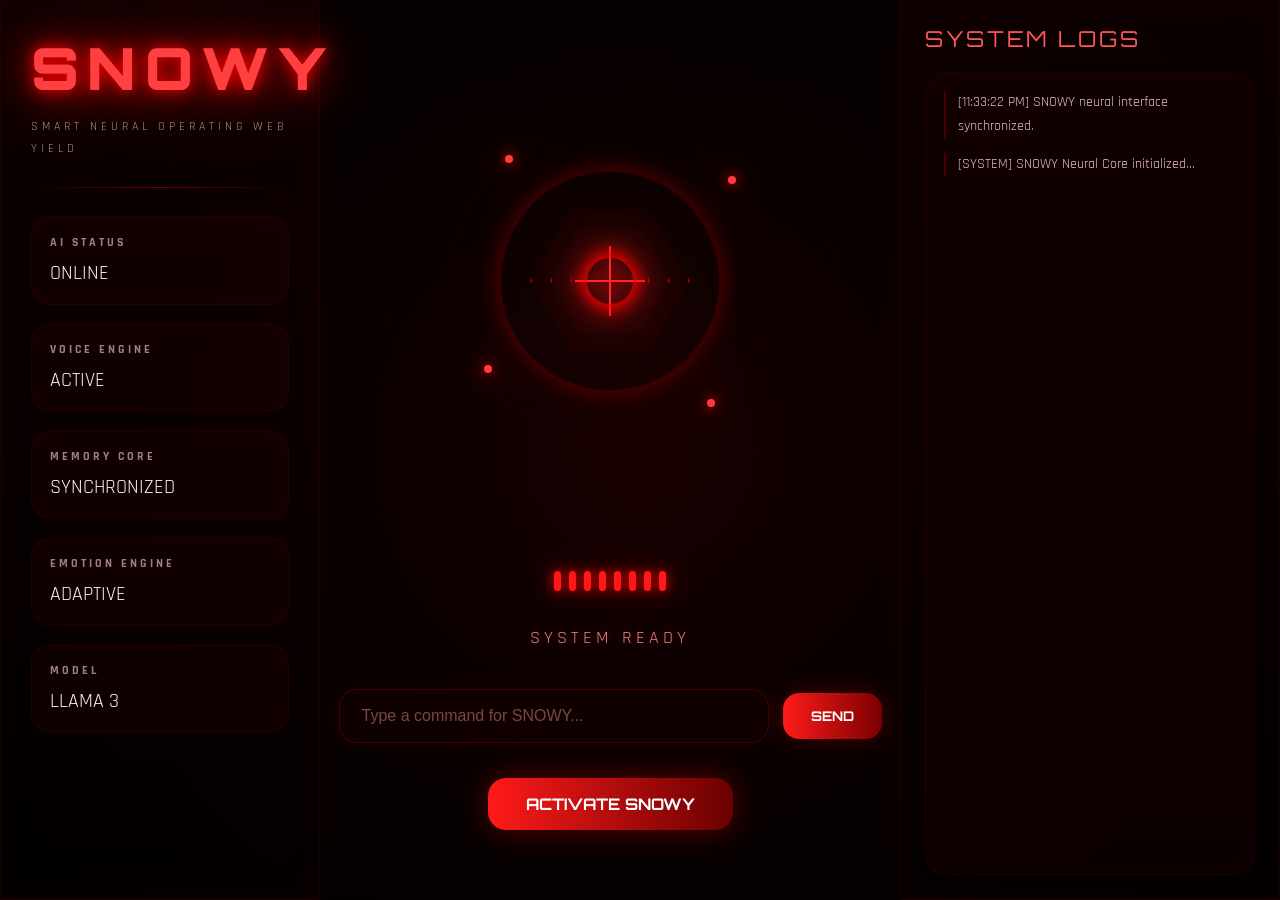
<file: Frontend/index.html>
<!DOCTYPE html>
<html lang="en">

<head>

<link rel="manifest" href="manifest.json">

<meta name="theme-color" content="#00ffff">

<meta charset="UTF-8">
<meta name="viewport" content="width=device-width, initial-scale=1.0">

<title>SNOWY Neural Core</title>

<link rel="preconnect" href="https://fonts.googleapis.com">
<link rel="preconnect" href="https://fonts.gstatic.com" crossorigin>

<link href="https://fonts.googleapis.com/css2?family=Orbitron:wght@400;600;700;900&family=Rajdhani:wght@400;500;600;700&display=swap" rel="stylesheet">

<link rel="stylesheet" href="styles.css">

</head>

<body>

<div class="dashboard">

<div class="panel left-panel">

<div class="logo">
SNOWY
</div>

<div class="subtitle">
Smart Neural Operating Web Yield
</div>

<div class="divider"></div>

<div class="system-card">
<h3>AI STATUS</h3>
<p>ONLINE</p>
</div>

<div class="system-card">
<h3>VOICE ENGINE</h3>
<p>ACTIVE</p>
</div>

<div class="system-card">
<h3>MEMORY CORE</h3>
<p>SYNCHRONIZED</p>
</div>

<div class="system-card">
<h3>EMOTION ENGINE</h3>
<p>ADAPTIVE</p>
</div>

<div class="system-card">
<h3>MODEL</h3>
<p>LLAMA 3</p>
</div>

</div>

<div class="center-panel">

<div class="hologram-core" id="core">

<div class="energy-ring energy-ring1"></div>
<div class="energy-ring energy-ring2"></div>
<div class="energy-ring energy-ring3"></div>

<div class="hex-core">

<div class="hex-layer hex1"></div>
<div class="hex-layer hex2"></div>
<div class="hex-layer hex3"></div>

<div class="neural-symbol">

<div class="symbol-line line1"></div>
<div class="symbol-line line2"></div>
<div class="symbol-line line3"></div>

</div>

</div>

<div class="particle particle1"></div>
<div class="particle particle2"></div>
<div class="particle particle3"></div>
<div class="particle particle4"></div>

</div>

<div class="wave-container">

<div class="bar"></div>
<div class="bar"></div>
<div class="bar"></div>
<div class="bar"></div>
<div class="bar"></div>
<div class="bar"></div>
<div class="bar"></div>
<div class="bar"></div>

</div>

<div class="status" id="status">
SYSTEM READY
</div>

<div class="chat-input-container">

<input
type="text"
id="chatInput"
placeholder="Type a command for SNOWY..."
autocomplete="off"
/>

<button id="sendBtn">
SEND
</button>

</div>

<button class="activate-btn" onclick="startSnowy()">
ACTIVATE SNOWY
</button>

</div>

<div class="panel right-panel">

<div class="logs-title">
SYSTEM LOGS
</div>

<div class="log-box" id="logs">

<div class="log">
[SYSTEM] SNOWY Neural Core initialized...
</div>

</div>

</div>

</div>

<script src="./config.js"></script>

<script defer src="./app.js"></script>

<script>
if ("serviceWorker" in navigator) {
    navigator.serviceWorker.register("service-worker.js");
}
</script>

</body>
</html>
</file>
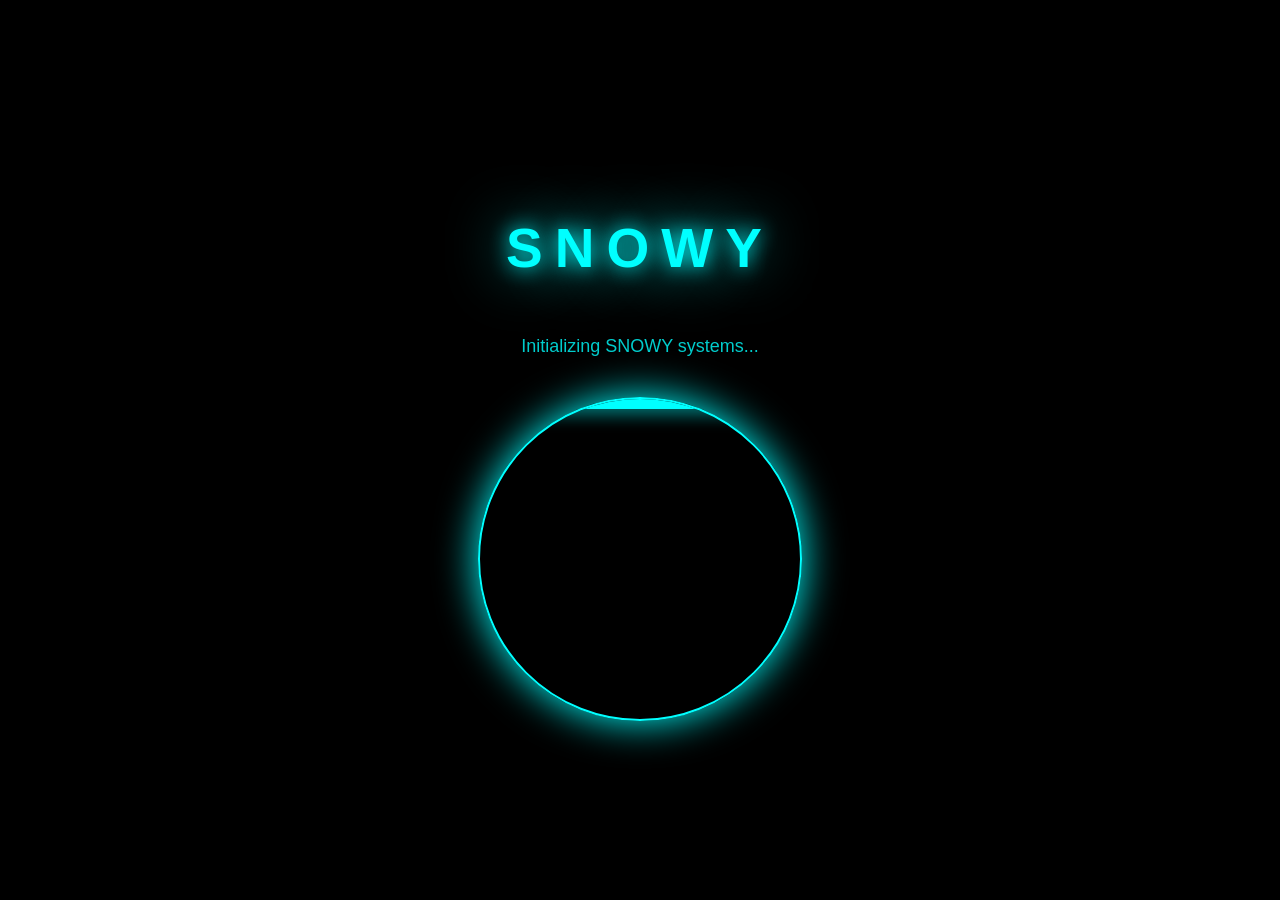
<file: Frontend/startup.html>
<!DOCTYPE html>
<html>

<head>

<title>SNOWY Initialization</title>

<style>

body{

    margin:0;
    background:black;
    color:#00ffff;

    font-family:Arial,sans-serif;

    overflow:hidden;

    display:flex;
    justify-content:center;
    align-items:center;

    height:100vh;

    flex-direction:column;

}

h1{

    font-size:55px;

    letter-spacing:12px;

    text-shadow:
    0 0 20px #00ffff,
    0 0 60px #00ffff;

}

#status{

    margin-top:20px;

    font-size:18px;

    opacity:0.8;

}

.scan{

    width:320px;
    height:320px;

    border-radius:50%;

    border:2px solid #00ffff;

    margin-top:40px;

    position:relative;

    overflow:hidden;

    box-shadow:
    0 0 40px #00ffff;

}

.scan::before{

    content:"";

    position:absolute;

    width:100%;
    height:10px;

    background:#00ffff;

    animation:scan 2s linear infinite;

    box-shadow:
    0 0 20px #00ffff;

}

@keyframes scan{

    0%{
        top:0;
    }

    100%{
        top:100%;
    }

}

.hidden{

    display:none;

}

</style>

</head>

<body>

<h1>SNOWY</h1>

<div id="status">
Initializing SNOWY systems...
</div>

<div class="scan"></div>

<script>

const statusText =
document.getElementById("status");

setTimeout(()=>{

    statusText.innerText =
    "Facial identity scan initiated...";

},3000);

setTimeout(()=>{

    statusText.innerText =
    "Voice authorization required...";

},6000);

setTimeout(()=>{

    statusText.innerText =
    "Identity confirmed.";

},9000);

setTimeout(()=>{

    window.location.href =
    "index.html";

},12000);

</script>

</body>
</html>
</file>
<file: Frontend/styles.css>
*{
    margin:0;
    padding:0;
    box-sizing:border-box;
}

body{

    background:
    radial-gradient(circle at center,
    #180000 0%,
    #090000 40%,
    #000000 100%);

    overflow:hidden;

    color:#ffd6d6;

    font-family:'Rajdhani',sans-serif;

    height:100vh;

}

/* 🌌 BACKGROUND */

body::before{

    content:"";

    position:fixed;

    width:200%;
    height:200%;

    background:
    radial-gradient(circle,
    rgba(255,0,0,0.18) 1px,
    transparent 1px);

    background-size:45px 45px;

    animation:bgMove 30s linear infinite;

    opacity:0.12;

    pointer-events:none;

}

body::after{

    content:"";

    position:fixed;

    inset:0;

    background:
    linear-gradient(
    rgba(255,0,0,0.03) 1px,
    transparent 1px);

    background-size:100% 4px;

    opacity:0.2;

    pointer-events:none;

}

@keyframes bgMove{

    from{
        transform:translate(0,0);
    }

    to{
        transform:translate(-300px,-300px);
    }

}

/* 🌐 DASHBOARD */

.dashboard{

    position:relative;

    z-index:2;

    display:grid;

    grid-template-columns:320px 1fr 380px;

    height:100vh;

}

/* 🧊 PANELS */

.panel{

    background:
    linear-gradient(
    180deg,
    rgba(20,0,0,0.55),
    rgba(5,0,0,0.35));

    border:
    1px solid rgba(255,0,0,0.08);

    backdrop-filter:blur(18px);

    box-shadow:
    inset 0 0 40px rgba(255,0,0,0.03),
    0 0 40px rgba(255,0,0,0.04);

}

/* 📡 LEFT PANEL */

.left-panel{

    padding:30px;

}

.logo{

    font-family:'Orbitron',sans-serif;

    font-size:58px;

    font-weight:900;

    letter-spacing:10px;

    color:#ff4040;

    text-shadow:
    0 0 15px #ff0000,
    0 0 45px #ff0000,
    0 0 100px rgba(255,0,0,0.45);

}

.subtitle{

    margin-top:12px;

    opacity:0.65;

    letter-spacing:4px;

    font-size:12px;

    text-transform:uppercase;

    line-height:1.8;

}

.divider{

    width:100%;

    height:1px;

    background:
    linear-gradient(
    to right,
    transparent,
    rgba(255,0,0,0.4),
    transparent);

    margin:28px 0;

}

.system-card{

    padding:18px;

    margin-bottom:18px;

    border-radius:20px;

    background:
    rgba(30,0,0,0.4);

    border:
    1px solid rgba(255,0,0,0.08);

    box-shadow:
    inset 0 0 15px rgba(255,0,0,0.04);

}

.system-card h3{

    font-size:12px;

    letter-spacing:3px;

    opacity:0.6;

    margin-bottom:10px;

}

.system-card p{

    font-size:20px;

    color:#fff0f0;

}

/* ⚡ CENTER */

.center-panel{

    position:relative;

    display:flex;

    justify-content:center;
    align-items:center;

    flex-direction:column;

    overflow:hidden;

}

/* 🔥 NEURAL REACTOR */

.hologram-core{

    position:relative;

    width:420px;
    height:420px;

    display:flex;

    justify-content:center;
    align-items:center;

}

/* 🌌 ENERGY RINGS */

.energy-ring{

    position:absolute;

    border-radius:50%;

    border:
    1px solid rgba(255,0,0,0.15);

}

.energy-ring1{

    width:220px;
    height:220px;

    animation:rotate 8s linear infinite;

    box-shadow:
    0 0 25px rgba(255,0,0,0.35);

}

.energy-ring2{

    width:320px;
    height:320px;

    border-style:dashed;

    animation:rotateReverse 16s linear infinite;

    opacity:0.7;

}

.energy-ring3{

    width:450px;
    height:450px;

    opacity:0.25;

    animation:rotate 35s linear infinite;

}

/* 🔺 HEX CORE */

.hex-core{

    position:relative;

    width:180px;
    height:180px;

    display:flex;

    justify-content:center;
    align-items:center;

}

.hex-layer{

    position:absolute;

    width:160px;
    height:160px;

    clip-path:
    polygon(
    25% 6%,
    75% 6%,
    100% 50%,
    75% 94%,
    25% 94%,
    0% 50%
    );

    border:
    2px solid rgba(255,0,0,0.55);

    background:
    rgba(255,0,0,0.03);

    box-shadow:
    0 0 25px rgba(255,0,0,0.2);

}

.hex1{

    animation:
    rotate 8s linear infinite;

}

.hex2{

    width:120px;
    height:120px;

    animation:
    rotateReverse 5s linear infinite;

}

.hex3{

    width:80px;
    height:80px;

    animation:
    rotate 3s linear infinite;

}

/* 🧠 CENTER SYMBOL */

.neural-symbol{

    position:relative;

    width:80px;
    height:80px;

    display:flex;

    justify-content:center;
    align-items:center;

}

.symbol-line{

    position:absolute;

    background:#ff2a2a;

    box-shadow:
    0 0 15px #ff0000,
    0 0 30px rgba(255,0,0,0.7);

}

.line1{

    width:70px;
    height:2px;

    animation:pulseLine 2s infinite;

}

.line2{

    width:2px;
    height:70px;

    animation:pulseLine 2s infinite;

}

.line3{

    width:50px;
    height:50px;

    border-radius:50%;

    border:
    2px solid rgba(255,0,0,0.6);

    background:none;

    animation:
    reactorPulse 3s infinite;

}

/* ✨ FLOATING PARTICLES */

.particle{

    position:absolute;

    width:8px;
    height:8px;

    border-radius:50%;

    background:#ff3a3a;

    box-shadow:
    0 0 12px #ff0000,
    0 0 30px rgba(255,0,0,0.8);

}

.particle1{

    top:20%;
    left:25%;

    animation:float1 4s infinite ease-in-out;

}

.particle2{

    top:70%;
    left:20%;

    animation:float2 5s infinite ease-in-out;

}

.particle3{

    top:25%;
    right:20%;

    animation:float3 6s infinite ease-in-out;

}

.particle4{

    bottom:20%;
    right:25%;

    animation:float1 7s infinite ease-in-out;

}

/* 🎵 AUDIO WAVE */

.wave-container{

    display:flex;

    gap:8px;

    margin-top:80px;

    z-index:5;

}

.bar{

    width:7px;

    height:20px;

    border-radius:12px;

    background:#ff1a1a;

    box-shadow:
    0 0 12px #ff0000,
    0 0 30px rgba(255,0,0,0.5);

    animation:bounce 1s infinite;

}

.bar:nth-child(2){animation-delay:0.1s;}
.bar:nth-child(3){animation-delay:0.2s;}
.bar:nth-child(4){animation-delay:0.3s;}
.bar:nth-child(5){animation-delay:0.4s;}
.bar:nth-child(6){animation-delay:0.5s;}
.bar:nth-child(7){animation-delay:0.6s;}
.bar:nth-child(8){animation-delay:0.7s;}

/* 🧠 STATUS */

.status{

    margin-top:35px;

    font-size:18px;

    letter-spacing:4px;

    opacity:0.85;

    color:#ff9f9f;

    text-shadow:
    0 0 10px rgba(255,0,0,0.5);

    min-height:28px;

}

/* 💬 INPUT */

.chat-input-container{

    margin-top:35px;

    display:flex;

    align-items:center;

    gap:14px;

    z-index:999;

}

#chatInput{

    width:430px;

    padding:17px 22px;

    border-radius:18px;

    border:
    1px solid rgba(255,0,0,0.2);

    background:
    rgba(20,0,0,0.65);

    color:#ffd6d6;

    font-size:16px;

    outline:none;

    backdrop-filter:blur(14px);

    box-shadow:
    0 0 20px rgba(255,0,0,0.08);

}

#chatInput::placeholder{

    color:#ff9a9a;

    opacity:0.45;

}

#chatInput:focus{

    border:
    1px solid rgba(255,0,0,0.55);

    box-shadow:
    0 0 30px rgba(255,0,0,0.2);

}

#sendBtn{

    padding:15px 28px;

    border:none;

    border-radius:16px;

    cursor:pointer;

    background:
    linear-gradient(
    90deg,
    #ff1a1a,
    #7a0000);

    color:#ffffff;

    font-family:'Orbitron',sans-serif;

    font-weight:700;

    transition:0.3s;

    box-shadow:
    0 0 25px rgba(255,0,0,0.25);

}

#sendBtn:hover{

    transform:translateY(-2px);

    box-shadow:
    0 0 40px rgba(255,0,0,0.55);

}

.activate-btn{

    margin-top:35px;

    padding:16px 38px;

    border:none;

    border-radius:18px;

    cursor:pointer;

    background:
    linear-gradient(
    90deg,
    #ff1a1a,
    #6a0000);

    color:#fff;

    font-family:'Orbitron',sans-serif;

    font-size:16px;

    font-weight:700;

    transition:0.4s;

    box-shadow:
    0 0 30px rgba(255,0,0,0.35);

}

.activate-btn:hover{

    transform:translateY(-3px) scale(1.03);

    box-shadow:
    0 0 60px rgba(255,0,0,0.7);

}

.right-panel{

    padding:24px;

    display:flex;

    flex-direction:column;

}

.logs-title{

    font-family:'Orbitron',sans-serif;

    font-size:22px;

    letter-spacing:3px;

    margin-bottom:20px;

    color:#ff5555;

}

.log-box{

    flex:1;

    overflow:auto;

    border-radius:22px;

    background:
    rgba(20,0,0,0.55);

    border:
    1px solid rgba(255,0,0,0.08);

    padding:18px;

    box-shadow:
    inset 0 0 25px rgba(255,0,0,0.03);

}

.log{

    margin-bottom:14px;

    font-size:14px;

    line-height:1.7;

    border-left:
    2px solid rgba(255,0,0,0.25);

    padding-left:12px;

    opacity:0.9;

}

.thinking{

    display:inline-flex;

    gap:5px;

    margin-left:8px;

}

.dot{

    width:8px;
    height:8px;

    border-radius:50%;

    background:#ff3c3c;

    animation:blink 1.2s infinite;

}

.dot:nth-child(2){
    animation-delay:0.2s;
}

.dot:nth-child(3){
    animation-delay:0.4s;
}

@keyframes rotate{

    from{
        transform:rotate(0deg);
    }

    to{
        transform:rotate(360deg);
    }

}

@keyframes rotateReverse{

    from{
        transform:rotate(360deg);
    }

    to{
        transform:rotate(0deg);
    }

}

@keyframes bounce{

    0%,100%{
        height:18px;
    }

    50%{
        height:75px;
    }

}

@keyframes blink{

    0%,100%{
        opacity:0.2;
    }

    50%{
        opacity:1;
    }

}

@keyframes reactorPulse{

    0%{
        transform:scale(1);
        opacity:0.7;
    }

    50%{
        transform:scale(1.2);
        opacity:1;
    }

    100%{
        transform:scale(1);
        opacity:0.7;
    }

}

@keyframes pulseLine{

    0%,100%{
        opacity:0.5;
    }

    50%{
        opacity:1;
    }

}

@keyframes float1{

    0%{
        transform:translateY(0px);
    }

    50%{
        transform:translateY(-18px);
    }

    100%{
        transform:translateY(0px);
    }

}

@keyframes float2{

    0%{
        transform:translateX(0px);
    }

    50%{
        transform:translateX(18px);
    }

    100%{
        transform:translateX(0px);
    }

}

@keyframes float3{

    0%{
        transform:
        translateY(0px)
        translateX(0px);
    }

    50%{
        transform:
        translateY(-12px)
        translateX(12px);
    }

    100%{
        transform:
        translateY(0px)
        translateX(0px);
    }

}

@media(max-width:1100px){

.dashboard{
    grid-template-columns:1fr;
}

.left-panel,
.right-panel{
    display:none;
}

#chatInput{
    width:260px;
}

}

/* 🌈 EMOTIONAL VISUAL STATES */

.mood-calm .hologram-core{

    filter:
    drop-shadow(0 0 25px rgba(255,80,80,0.35));

}

.mood-happy .hologram-core{

    filter:
    drop-shadow(0 0 45px rgba(255,120,120,0.85));

    animation:
    reactorPulse 2s infinite;

}

.mood-sad .hologram-core{

    filter:
    drop-shadow(0 0 18px rgba(120,120,255,0.35));

    opacity:0.8;

}

.mood-focus .hologram-core{

    filter:
    drop-shadow(0 0 55px rgba(255,40,40,0.95));

}

.mood-system .hologram-core{

    animation:
    flicker 0.15s infinite;

}

@keyframes flicker{

    0%{
        opacity:1;
    }

    50%{
        opacity:0.4;
    }

    100%{
        opacity:1;
    }

}

/* 🌌 THINKING MODE */

.thinking-active .hologram-core{

    animation:
    reactorPulse 1.4s infinite;

    filter:
    drop-shadow(
    0 0 75px rgba(255,0,0,1)
    );

}

.thinking-active .energy-ring1{

    animation:
    rotate 1.8s linear infinite;

}

.thinking-active .energy-ring2{

    animation:
    rotateReverse 3s linear infinite;

}

.thinking-active .particle{

    transform:scale(1.4);

}

/* 🗣️ SPEAKING REACTOR MODE */

.speaking-active .hologram-core{

    animation:
    reactorPulse 1.2s infinite;

    filter:
    drop-shadow(
    0 0 65px rgba(255,40,40,0.95)
    );

}

.speaking-active .energy-ring1{

    animation:
    rotate 2s linear infinite;

}

.speaking-active .energy-ring2{

    animation:
    rotateReverse 4s linear infinite;

}

.speaking-active .bar{

    animation-duration:0.45s;

}

/* 😴 IDLE BREATHING */

.idle-breathing .hologram-core{

    animation:
    idleBreathing 5s ease-in-out infinite;

}

@keyframes idleBreathing{

    0%{
        transform:scale(1);
    }

    50%{
        transform:scale(1.03);
    }

    100%{
        transform:scale(1);
    }

}

/* 🌌 SMOOTH TRANSITIONS */

.hologram-core,
.energy-ring,
.bar,
.particle{

    transition:
    all 0.45s ease;

}

/* 🌌 CUSTOM SCROLLBAR */

.log-box::-webkit-scrollbar{

    width:6px;

}

.log-box::-webkit-scrollbar-track{

    background:
    rgba(20,0,0,0.25);

}

.log-box::-webkit-scrollbar-thumb{

    background:
    rgba(255,0,0,0.35);

    border-radius:12px;

}

.log-box::-webkit-scrollbar-thumb:hover{

    background:
    rgba(255,0,0,0.6);

}
</file>
